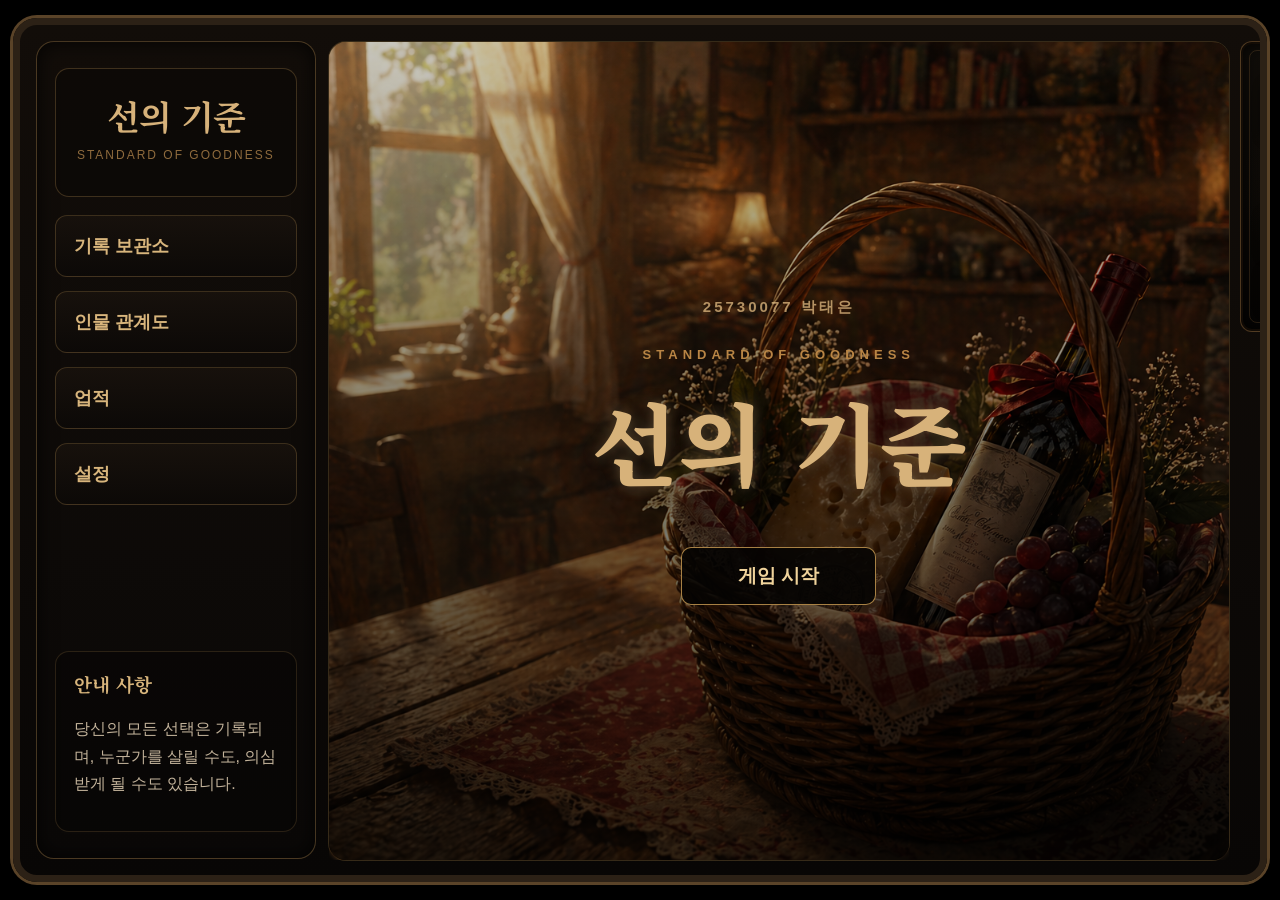
<file: index.html>
<!DOCTYPE html>
<html lang="ko">
<head>
  <meta charset="UTF-8">
  <title>선의 기준</title>

  <!-- ============================== -->
  <!-- ✨ 구글 폰트 -->
  <!-- ============================== -->
  <link rel="preconnect" href="https://fonts.googleapis.com">
  <link rel="preconnect" href="https://fonts.gstatic.com" crossorigin>
  <link href="https://fonts.googleapis.com/css2?family=Noto+Serif+KR:wght@400;700;900&display=swap" rel="stylesheet">

  <!-- ============================== -->
  <!-- 스타일 연결 -->
  <!-- ============================== -->
  <link rel="stylesheet" href="style.css">
</head>

<body>

  <!-- ============================== -->
  <!-- 🎮 게임 전체 프레임 -->
  <!-- ============================== -->
  <div id="game">

    <!-- ============================== -->
    <!-- 📚 왼쪽 사이드 패널 -->
    <!-- ============================== -->
    <aside id="left-panel">

      <!-- 게임 로고 -->
      <div class="panel-logo">
        <h1>선의 기준</h1>
        <p>STANDARD OF GOODNESS</p>
      </div>

      <!-- 메뉴 버튼 -->
      <div class="side-menu">
        <button class="side-btn" id="archive-button">
          기록 보관소
        </button>

        <button class="side-btn" id="relation-button">
          인물 관계도
        </button>

        <button class="side-btn" id="achievement-button">
          업적
        </button>

        <button class="side-btn">
          설정
        </button>
      </div>

      <!-- 안내 문구 -->
      <div class="notice-box">
        <h3>안내 사항</h3>

        <p id="notice-text">
          당신의 모든 선택은 기록되며,
          누군가를 살릴 수도,
          의심받게 될 수도 있습니다.
        </p>
      </div>

    </aside>

    <!-- ============================== -->
    <!-- 🖥️ 중앙 메인 게임 화면 -->
    <!-- ============================== -->
    <main id="main-screen">

      <!-- ============================== -->
      <!-- 🌘 게임 시작 전 오프닝 -->
      <!-- ============================== -->
      <div id="start-overlay">

        <!-- 타이틀 화면 -->
        <div id="title-screen">
          <div class="start-student">
            25730077 박태은
          </div>

          <p class="start-subtitle">
            STANDARD OF GOODNESS
          </p>

          <h1 class="start-title">
            선의 기준
          </h1>

          <button id="real-start-button">
            게임 시작
          </button>
        </div>

        <!-- 제작자 메시지 화면 -->
        <div id="before-message-screen">
          <div class="before-message-box">

            <p>
              해당 게임은 스토리가 매우 중요하며,<br>
              스토리를 똑바로 읽지 않으시면 플레이와 몰입에 큰 지장이 있을 수 있습니다.<br>
              <br>
              게임을 시작하기 전에, 혹시나 남아있는 기억이 존재할 수 있으니<br>
              기록 말소 버튼을 꼭 누르고 플레이 해주세요.<br>
              <br>
              당신의 선택은, 한 사람과 한 아이의 가치관, 기준, 윤리를 뒤흔들 거라는 걸 인지해 주시기 바랍니다.
            </p>
            <p>
              앤딩을 보고 나서 열리는 특별한 창이 존재합니다.
            </p>

            <button id="before-message-next-button">
              다음
            </button>

          </div>
        </div>

      </div>

      <!-- ============================== -->
      <!-- 📊 상단 상태 정보 바 -->
      <!-- ============================== -->
      <div id="top-bar">

        <!-- 신뢰 수치 -->
        <div class="top-stat">
          <div class="stat-icon">
            <img src="images/icon1.png" alt="Trust Icon">
          </div>

          <div>
            <div class="stat-main">
              신뢰 <span id="trust-value">0</span>
            </div>

            <div class="stat-sub">
              TRUST
            </div>
          </div>
        </div>

        <div class="top-divider"></div>

        <!-- 의심 수치 -->
        <div class="top-stat">
          <div class="stat-icon">
            <img src="images/icon2.png" alt="Doubt Icon">
          </div>

          <div>
            <div class="stat-main">
              의심 <span id="doubt-value">0</span>
            </div>

            <div class="stat-sub">
              DOUBT
            </div>
          </div>
        </div>

        <div class="top-divider"></div>

        <!-- 정보 수치 -->
        <div class="top-stat">
          <div class="stat-icon">
            <img src="images/icon3.png" alt="Info Icon">
          </div>

          <div>
            <div class="stat-main">
              정보 <span id="info-value">0</span>
            </div>

            <div class="stat-sub">
              INFO
            </div>
          </div>
        </div>

        <div class="top-divider"></div>

        <!-- 정신력 수치 -->
        <div class="top-stat">
          <div class="stat-icon">
            <img src="images/icon4.png" alt="Mental Icon">
          </div>

          <div>
            <div class="stat-main">
              정신력 <span id="mental-value">50</span>
            </div>

            <div class="stat-sub">
              MENTAL
            </div>
          </div>
        </div>

        <!-- 현재 상태 -->
        <div class="top-stat status-stat">
          <div>
            <div class="stat-main">
              <span id="route-status">상태: 불명</span>
            </div>

            <div class="stat-sub">
              STATUS : UNKNOWN
            </div>
          </div>
        </div>

      </div>

      <!-- ============================== -->
      <!-- 🖼️ 배경 화면 -->
      <!-- ============================== -->
      <div id="background"></div>

      <!-- ============================== -->
      <!-- 🎞️ 영상 배경 화면 -->
      <!-- 이미지 배경 위에 mp4를 깔아주는 전용 태그 -->
      <!-- ============================== -->
      <video id="background-video" muted loop playsinline></video>

      <!-- ============================== -->
      <!-- 🌑 화면 페이드 효과 -->
      <!-- ============================== -->
      <div id="fade-screen"></div>

      <!-- ============================== -->
      <!-- 💬 대사 UI -->
      <!-- ============================== -->
      <div id="dialogue-ui">

        <!-- 화자 이름 -->
        <div id="speaker-name"></div>

        <!-- 대사 박스 -->
        <div id="dialogue-box">
          <p id="dialogue"></p>
        </div>

      </div>

      <!-- ============================== -->
      <!-- ⚔️ 선택지 영역 -->
      <!-- ============================== -->
      <div id="choices"></div>

      <!-- ============================== -->
      <!-- 🎲 정신력 주사위 연출 오버레이 -->
      <!-- ============================== -->
      <div id="mental-roll-overlay">
        <div id="mental-roll-box">

          <div class="mental-roll-title">
            MENTAL DAMAGE
          </div>

          <div id="mental-roll-number">
            0
          </div>

          <div id="mental-roll-text">
            정신력 피해를 계산 중입니다.
          </div>

          <button id="mental-roll-confirm">
            확인
          </button>

        </div>
      </div>

      <!-- ============================== -->
      <!-- 🔔 아이템 획득 토스트 -->
      <!-- ============================== -->
      <div id="toast"></div>

      <!-- ============================== -->
      <!-- 🧺 인벤토리 버튼 -->
      <!-- ============================== -->
      <button id="inventory-button">
        <img src="images/Basket.svg" alt="Basket">
      </button>

      <!-- ============================== -->
      <!-- 🧺 인벤토리 패널 -->
      <!-- ============================== -->
      <div id="inventory-panel">

        <h3>바구니</h3>

        <ul id="inventory-list"></ul>

        <div id="item-description">
          아이템을 선택하세요.
        </div>

      </div>

    </main>

    <!-- ============================== -->
    <!-- 📡 오른쪽 사이드 패널 -->
    <!-- ============================== -->
    <aside id="right-panel">

      <!-- ============================== -->
      <!-- 🕒 현재 시간 / 감시 기록 시간 -->
      <!-- ============================== -->
      <div class="info-card time-card">

        <div class="clock-label">
          DAY 01
        </div>

        <div class="clock-display">
          <div class="clock-time" id="clock-time">
            14:03
          </div>
        </div>

        <div class="clock-date" id="clock-date">
          2066.05.08 MON
        </div>

        <div class="clock-status">
          RECORDING ACTIVE
        </div>

        <button id="purge-achievement-button" class="purge-record-button">
          기록 말소하기
        </button>

        <button id="admin-panel-button" class="admin-panel-button">
          관리자 패널
        </button>

        <button id="story-guide-button" class="story-guide-button">
          스토리 설명
        </button>

        <div id="story-guide-panel">
          <h3>스토리 설명</h3>
          <p>엔딩을 본 뒤 열람할 수 있는 해설 자료입니다.</p>

          <div id="story-guide-list">
            <button data-story-key="redhood">빨간 망토</button>
            <button data-story-key="whitewolf">하얀 늑대</button>
            <button data-story-key="graywolf">회색 늑대</button>
            <button data-story-key="blackwolf">검은 늑대</button>
            <button data-story-key="total">총 스토리</button>
            <button data-story-key="ending">엔딩 해석</button>
          </div>
        </div>

        <div id="admin-panel">
          <h3>관리자 패널</h3>
          <p>검토할 씬으로 바로 이동합니다.</p>
          <div id="admin-scene-list"></div>
        </div>

        <div id="admin-warning-modal">
          <div class="admin-warning-box">
            <h3>관리자 패널 안내</h3>
            <p>
              이 패널은 스토리와 효과, 기능을 무시한 채<br>
              오직 원하는 신으로 이동하기 위해 만들어진 장치입니다.
            </p>
            <p>
              적어도 스토리를 한 번 관람하시고 여는 것을 추천드립니다.
            </p>
            <div class="admin-warning-actions">
              <button id="admin-warning-confirm">이해했습니다</button>
              <button id="admin-warning-cancel">돌아가기</button>
            </div>
          </div>
        </div>

      </div>

    </aside>

    <!-- ============================== -->
    <!-- 📁 기록 보관소 패널 -->
    <!-- ============================== -->
    <div id="record-panel">

      <h3>기록 보관소</h3>

      <ul id="record-list"></ul>

    </div>

    <!-- ============================== -->
    <!-- 🏆 업적 패널 -->
    <!-- ============================== -->
    <div id="achievement-panel">

      <h3>업적</h3>

      <ul id="achievement-list"></ul>

    </div>

    <!-- ============================== -->
    <!-- ⚙️ 설정 패널 -->
    <!-- ============================== -->
    <div id="settings-panel">

      <h3>설정</h3>

      <div class="setting-item">
        <label for="master-volume">배경 음악</label>
        <input type="range" id="master-volume" min="0" max="1" step="0.1" value="0.5">
      </div>

      <div class="setting-item">
        <label for="typing-volume">타자 소리</label>
        <input type="range" id="typing-volume" min="0" max="1" step="0.1" value="0.5">
      </div>

      <div class="setting-item">
        <label for="click-volume">클릭 소리</label>
        <input type="range" id="click-volume" min="0" max="1" step="0.1" value="0.5">
      </div>

    </div>

    <!-- ============================== -->
    <!-- 👥 인물 관계도 패널 -->
    <!-- ============================== -->
    <div id="relation-panel">

      <h3>인물 관계도</h3>

      <ul id="relation-list">
        <li data-person="mother">엄마</li>
        <li data-person="father">아빠</li>
        <li data-person="grandmother">할머니</li>
        <li data-person="grandfather">할아버지</li>
      </ul>

      <div id="relation-description">
        인물을 선택하세요.
      </div>

    </div>

  </div>

  <!-- ============================== -->
  <!-- 📜 씬 데이터 -->
  <!-- ============================== -->
  <script src="scenes.js"></script>

  <!-- ============================== -->
  <!-- ⚙️ 메인 게임 로직 -->
  <!-- ============================== -->
  <script src="script.js"></script>
  <script src="storyGuide.js"></script>

</body>
</html>
</file>
<file: style.css>
/* ============================= */
/* 전체 화면 중앙 정렬 */
/* ============================= */
body {
  margin: 0;
  background: black;
  color: white;
  font-family: sans-serif;

  height: 100vh;
  display: flex;
  justify-content: center;
  align-items: center;
}



/* ============================= */
/* 배경 이미지 */
/* ============================= */
#background {
  width: 100%;
  height: 100%;

  position: absolute;
  top: 0;
  left: 0;

  background-image: url("images/Scene1_BG.png");
  background-size: cover;
  background-position: center;
  background-repeat: no-repeat;

  z-index: 0;
}

/* ============================= */
/* 🎞️ 영상 배경 화면 */
/* mp4 배경을 이미지 배경 위, UI 아래에 깔아줌 */
/* ============================= */

#background-video {
  display: none;

  width: 100%;
  height: 100%;

  position: absolute;
  top: 0;
  left: 0;

  object-fit: cover;
  object-position: center;

  z-index: 1;
  pointer-events: none;
}


/* ============================= */
/* 대사 UI 전체 영역 */
/* ============================= */
#dialogue-ui {
  position: absolute;
  left: 0;
  bottom: 0%;

  width: 100%;
  height: 180px;

  z-index: 20;
  pointer-events: none;
}


/* ====================================================== */
/* 💬 대화창 리디자인 */
/* ====================================================== */

#dialogue-box {
  position: absolute;
  left: 0;
  bottom: 0;

  width: 100%;
  height: 185px;

  background:
    linear-gradient(
      180deg,
      rgba(10,8,7,0.15),
      rgba(8,6,5,0.82)
    );

  border-top:
    1px solid rgba(190,140,75,0.25);

  box-shadow:
    inset 0 0 20px rgba(0,0,0,0.7);

  backdrop-filter: blur(2px);

  box-sizing: border-box;
}


/* ============================= */
/* 대사 텍스트 (수정됨: 가독성 향상) */
/* ============================= */
#dialogue {
  position: absolute;
  left: 5%;
  top: 24px; 

  width: 58%;
  margin: 0;

  color: white;
  font-size: clamp(14px, 1.2vw, 20px);
  line-height: 1.7;
  font-weight: 600;

  word-break: keep-all;
  z-index: 999;

  /* 투명 배경에서 가독성을 높이기 위해 텍스트 쉐도우 추가 */
  text-shadow: 1px 1px 2px rgba(0,0,0,0.8);
}


/* ============================= */
/* 선택지 영역 */
/* ============================= */
#choices {
  position: absolute;
  right: 5%;
  bottom: 18px; 

  width: 30%;

  z-index: 40;
  pointer-events: auto;
}


/* ====================================================== */
/* ⚔️ 선택지 버튼 리디자인 */
/* ====================================================== */

#choices button {
  display: block;

  width: 100%;
  margin-bottom: 12px;

  padding: 16px 22px;

  background:
    linear-gradient(
      180deg,
      rgba(22,15,10,0.92),
      rgba(8,6,5,0.96)
    );

  border: 1px solid rgba(180,140,80,0.35);
  border-radius: 10px;

  color: #f2e6d0;

  text-align: left;
  font-size: 17px;
  font-weight: 700;

  cursor: pointer;

  box-shadow:
    inset 0 0 10px rgba(0,0,0,0.8);

  transition: all 0.2s ease;
}


/* ====================================================== */
/* ⚔️ 선택지 버튼 Hover */
/* ====================================================== */

#choices button:hover {
  transform: translateX(6px);

  border-color: rgba(255,190,110,0.85);

  background:
    linear-gradient(
      180deg,
      rgba(40,24,16,0.96),
      rgba(12,8,6,0.96)
    );

  box-shadow:
    0 0 14px rgba(255,180,90,0.15);
}

/* ============================= */
/* 긴급 초기화: 빈 화자 박스 제거 */
/* ============================= */
#speaker-name {
  display: none !important;
}

#speaker-name.show {
  display: block !important;

  position: absolute !important;
  left: 5% !important;
  top: -40px !important;

  min-width: 110px !important;
  padding: 10px 24px !important;

  background: rgba(0, 0, 0, 0.96) !important;
  border: 3px solid white !important;

  color: white !important;
  font-size: clamp(16px, 1.4vw, 20px) !important;
  font-weight: 800 !important;
  text-align: center !important;

  box-sizing: border-box !important;
  z-index: 30 !important;
}



/* ====================================================== */
/* 🧺 인벤토리 버튼 리디자인 */
/* ====================================================== */

#inventory-button {
  position: absolute;

  top: 92px;
  right: 28px;

  width: 58px;
  height: 58px;

  padding: 0;

  background:
    linear-gradient(180deg, rgba(22,15,10,0.95), rgba(7,5,4,0.95));

  border: 1px solid rgba(200,150,80,0.45);
  border-radius: 12px;

  cursor: pointer;
  z-index: 100;

  display: flex;
  justify-content: center;
  align-items: center;

  box-shadow:
    inset 0 0 12px rgba(0,0,0,0.8),
    0 0 10px rgba(0,0,0,0.5);

  transition: all 0.2s ease;
}

#inventory-button:hover {
  transform: scale(1.06);

  border-color: rgba(255,190,110,0.9);

  box-shadow:
    inset 0 0 12px rgba(0,0,0,0.8),
    0 0 16px rgba(255,180,90,0.2);
}

/* ============================= */
/* 🧺 바구니 패널 */
/* ============================= */
#inventory-panel {
  display: none;
  position: absolute;

  top: 120px;
  right: 28px;

  width: 220px;
  padding: 16px;

  background: rgba(0, 0, 0, 0.9);
  border: 2px solid white;

  color: white;
  z-index: 100;
}




#inventory-panel.show {
  display: block;
}

/* ============================= */
/* 🧺 바구니 내부 설명 패널 */
/* ============================= */

#inventory-list li {
  cursor: pointer;
  margin-bottom: 6px;
}

#inventory-list li:hover {
  color: #ffcc66;
}

#item-description {
  margin-top: 12px;
  padding-top: 10px;
  border-top: 1px solid #aaa;
  font-size: 14px;
  color: #ddd;
}

/* ============================= */
/* 💥 화면 흔들림 효과 */
/* ============================= */
.shake {
  animation: shake 0.3s;
}

@keyframes shake {
  0% { transform: translate(0, 0); }
  25% { transform: translate(-10px, 5px); }
  50% { transform: translate(10px, -5px); }
  75% { transform: translate(-5px, 5px); }
  100% { transform: translate(0, 0); }
}



/* ============================= */
/* 🔍 배경 천천히 확대 효과 */
/* ============================= */

#background.background-slow-zoom {
  animation: backgroundSlowZoom 2.2s ease-out forwards;
}

@keyframes backgroundSlowZoom {
  0% {
    transform: scale(1);
    filter: brightness(1);
  }

  100% {
    transform: scale(1.08);
    filter: brightness(0.82);
  }
}


/* ============================= */
/* ⚫⚪ 흰색 → 검은색 점멸 효과 */
/* ============================= */

.black-white-flash-overlay {
  position: absolute;
  inset: 0;
  pointer-events: none;
  z-index: 9999;

  animation: blackWhiteFlash 0.42s ease-out forwards;
}

@keyframes blackWhiteFlash {
  0% {
    background: rgba(255, 255, 255, 0);
  }

  18% {
    background: rgba(255, 255, 255, 0.95);
  }

  42% {
    background: rgba(0, 0, 0, 0.88);
  }

  100% {
    background: rgba(0, 0, 0, 0);
  }
}


/* ============================= */
/* ⚡ 화면 깜빡임 효과 */
/* ============================= */
.flash {
  animation: flash 0.2s;
}

@keyframes flash {
  0% { background-color: white; }
  100% { background-color: transparent; }
}

/* ============================= */
/* 🔭 배경 천천히 멀어지는 효과 */
/* 감정씬 클로즈업 → 서서히 뒤로 빠짐 */
/* ============================= */

#background.background-slow-zoom-out {
  animation: backgroundSlowZoomOut 7s ease-out forwards;
}

@keyframes backgroundSlowZoomOut {
  0% {
    transform: scale(1.14);
    filter: brightness(0.88);
  }

  100% {
    transform: scale(1);
    filter: brightness(1);
  }
}

/* ============================= */
/* ⚡ 기본 흰색 플래시 */
/* ============================= */

#game.flash::after {
  content: "";
  position: absolute;
  inset: 0;
  background: rgba(255, 255, 255, 0.8);
  pointer-events: none;
  z-index: 9998;
  animation: basicFlash 0.2s ease-out forwards;
}

@keyframes basicFlash {
  0% {
    opacity: 0;
  }

  35% {
    opacity: 1;
  }

  100% {
    opacity: 0;
  }
}


/* ============================= */
/* 🔍 배경 천천히 확대 효과 */
/* ============================= */

#background.background-slow-zoom {
  animation: backgroundSlowZoom 2.2s ease-out forwards;
}

@keyframes backgroundSlowZoom {
  0% {
    transform: scale(1);
    filter: brightness(1);
  }

  100% {
    transform: scale(1.08);
    filter: brightness(0.82);
  }
}


/* ============================= */
/* ⚫⚪ 흰색 → 검은색 점멸 효과 */
/* ============================= */

.black-white-flash-overlay {
  position: absolute;
  inset: 0;
  pointer-events: none;
  z-index: 99999;
  animation: blackWhiteFlash 0.45s ease-out forwards;
}

@keyframes blackWhiteFlash {
  0% {
    background: rgba(255, 255, 255, 0);
  }

  15% {
    background: rgba(255, 255, 255, 0.95);
  }

  38% {
    background: rgba(0, 0, 0, 0.9);
  }

  100% {
    background: rgba(0, 0, 0, 0);
  }
}

/* ============================= */
/* 🔔 기본 토스트 알림 */
/* 아이템 획득 같은 일반 알림 */
/* ============================= */
#toast {
  display: none;

  position: absolute;
  top: 110px;
  right: 32px;

  min-width: 260px;
  padding: 14px 20px;

  background:
    linear-gradient(
      180deg,
      rgba(22, 15, 10, 0.96),
      rgba(8, 6, 5, 0.98)
    );

  color: #f0d39b;

  border: 1px solid rgba(220, 170, 90, 0.75);
  border-radius: 12px;

  font-family: "Noto Serif KR", serif;
  font-size: 16px;
  font-weight: 800;
  text-align: center;

  opacity: 0;
  pointer-events: none;

  transform: translateY(-12px);

  transition:
    opacity 0.25s ease,
    transform 0.25s ease;

  box-shadow:
    0 0 18px rgba(0, 0, 0, 0.65),
    inset 0 0 12px rgba(0, 0, 0, 0.85);

  z-index: 9999;
}


/* ============================= */
/* 🔔 기본 토스트 표시 상태 */
/* ============================= */
#toast.show {
  display: block;
  opacity: 1;
  transform: translateY(0);
}

/* ============================= */
/* 🚨 경고 토스트 */
/* 편지 없음 / 실패 안내 전용 */
/* ============================= */
#toast.error {
  left: 50%;
  top: 50%;
  right: auto;

  min-width: 420px;
  padding: 26px 34px;

  background:
    linear-gradient(
      180deg,
      rgba(32, 6, 6, 0.96),
      rgba(8, 3, 3, 0.98)
    );

  color: #ff4b4b;

  border: 2px solid rgba(255, 60, 60, 0.85);
  border-radius: 14px;

  font-size: 26px;
  font-weight: 900;

  transform: translate(-50%, -50%) scale(0.85);

  box-shadow:
    0 0 30px rgba(255, 40, 40, 0.25),
    inset 0 0 18px rgba(0, 0, 0, 0.9);
}


/* ============================= */
/* 🚨 경고 토스트 표시 상태 */
/* ============================= */
#toast.error.show {
  opacity: 1;
  transform: translate(-50%, -50%) scale(1);
}

/* ============================= */
/* 💥 경고 토스트 등장 효과 */
/* ============================= */

@keyframes toastBoom {

  0% {
    opacity: 0;
    transform: translate(-50%, -50%) scale(2.4);
    filter: blur(10px);
  }

  35% {
    opacity: 1;
    transform: translate(-50%, -50%) scale(0.82);
    filter: blur(0px);
  }

  55% {
    transform: translate(-50%, -50%) scale(1.08);
  }

  100% {
    opacity: 1;
    transform: translate(-50%, -50%) scale(1);
  }
}

/* ============================= */
/* 화면 페이드 전환 */
/* ============================= */
#fade-screen {
  position: absolute;
  inset: 0;

  background: black;
  opacity: 0;
  pointer-events: none;

  z-index: 9999;
  transition: opacity 0.8s ease;
}

#fade-screen.show {
  opacity: 1;
}

/* ====================================================== */
/* 🎮 전체 게임 프레임 레이아웃 */
/* ====================================================== */

#game {
  width: 98vw;
  height: 96vh;

  max-width: 1900px;
  max-height: 980px;

  position: relative;

  display: grid;
  grid-template-columns: 280px minmax(900px, 1fr) 220px;
  gap: 12px;

  padding: 16px;
  box-sizing: border-box;

  background:
    linear-gradient(180deg, #120d09 0%, #080605 100%);

  border: 7px solid #2c2116;
  border-radius: 24px;

  box-shadow:
    0 0 0 3px #5a4328,
    0 0 60px rgba(0,0,0,0.85);

  overflow: hidden;
}



/* ====================================================== */
/* 📚 왼쪽 패널 */
/* ====================================================== */

#left-panel {
  display: flex;
  flex-direction: column;

  /* 위아래 공간 자동 분배 */
  justify-content: space-between;

  gap: 18px;

  /* 패널 내부 여백 증가 */
  padding: 26px 18px;

  background:
    linear-gradient(180deg, #120d09 0%, #0a0807 100%);

  border: 1px solid rgba(180, 140, 80, 0.35);
  border-radius: 18px;

  box-shadow:
    inset 0 0 20px rgba(0,0,0,0.8);
}



/* ====================================================== */
/* 🏛️ 로고 영역 */
/* ====================================================== */

.panel-logo {
  padding: 22px 16px;

  border: 1px solid rgba(180, 140, 80, 0.3);
  border-radius: 14px;

  background: rgba(0,0,0,0.25);

  text-align: center;
}

.panel-logo h1 {
  margin: 0;

  color: #d7b27a;
  font-size: 34px;
  font-weight: 800;
}

.panel-logo p {
  margin-top: 8px;

  color: #8f6b3d;
  font-size: 12px;
  letter-spacing: 2px;
}



/* ====================================================== */
/* 📂 사이드 메뉴 */
/* ====================================================== */

.side-menu {
  display: flex;
  flex-direction: column;
  gap: 14px;
}



/* ====================================================== */
/* 📜 사이드 버튼 */
/* ====================================================== */

.side-btn {
  width: 100%;
  padding: 18px;

  background:
    linear-gradient(180deg, #17110c 0%, #0c0907 100%);

  border: 1px solid rgba(180, 140, 80, 0.28);
  border-radius: 12px;

  color: #d8b57c;

  font-size: 18px;
  font-weight: 700;
  text-align: left;

  cursor: pointer;
  transition: all 0.2s ease;
}

.side-btn:hover {
  transform: translateX(6px);

  border-color: rgba(220,170,90,0.8);

  background:
    linear-gradient(180deg, #24170f 0%, #120d09 100%);

    box-shadow: 0 0 15px rgba(255,180,100,0.18);
}



/* ====================================================== */
/* 📢 안내 사항 박스 */
/* ====================================================== */

.notice-box {
  margin-top: auto;

  padding: 18px;

  border: 1px solid rgba(180,140,80,0.2);
  border-radius: 14px;

  background: rgba(0,0,0,0.25);
}

.notice-box h3 {
  margin-top: 0;

  color: #d8b57c;
}

.notice-box p {
  color: #c2b29a;
  line-height: 1.7;
}



/* ====================================================== */
/* 🖥️ 중앙 메인 화면 */
/* ====================================================== */

#main-screen {
  position: relative;

  width: 100%;
  height: 100%;

  overflow: hidden;

  border: 1px solid rgba(180,140,80,0.3);
  border-radius: 18px;

  background: black;

  box-shadow:
    inset 0 0 25px rgba(0,0,0,0.8);
}



/* ====================================================== */
/* 📡 오른쪽 패널 */
/* ====================================================== */

#right-panel {
  display: flex;
  flex-direction: column;
  gap: 18px;
}



/* ====================================================== */
/* 📦 정보 카드 */
/* ====================================================== */

.info-card {
  padding: 18px;

  background:
    linear-gradient(180deg, #120d09 0%, #090706 100%);

  border: 1px solid rgba(180,140,80,0.28);
  border-radius: 14px;

  box-shadow:
    inset 0 0 16px rgba(0,0,0,0.8);
}

/* ====================================================== */
/* 🕒 시간 카드 - 오래된 디지털 표시창 스타일 */
/* ====================================================== */

.time-card {
  position: relative;

  padding: 18px 20px;

  background:
    radial-gradient(circle at center, rgba(80, 55, 30, 0.18), transparent 60%),
    linear-gradient(180deg, #100d09 0%, #050403 100%);

  border: 1px solid rgba(160, 115, 65, 0.45);
  border-radius: 12px;

  box-shadow:
    inset 0 0 18px rgba(0,0,0,0.95),
    inset 0 0 0 2px rgba(40,25,12,0.8);
}

/* ====================================================== */
/* 🕒 시간 카드 안쪽 얇은 테두리 */
/* ====================================================== */

.time-card::before {
  content: "";
  position: absolute;
  inset: 8px;

  border: 1px solid rgba(160, 115, 65, 0.22);
  border-radius: 8px;

  pointer-events: none;
}

/* ====================================================== */
/* 🕒 DAY 표시 */
/* ====================================================== */

.clock-label {
  margin-bottom: 4px;

  font-size: 11px;
  font-weight: 800;
  letter-spacing: 1.5px;

  color: rgba(220, 170, 100, 0.75);
}

/* ====================================================== */
/* 🕒 메인 시간 표시 */
/* ====================================================== */

.clock-time {
  margin-top: -2px;

  font-family: "Courier New", monospace;
  font-size: 38px;
  font-weight: 800;
  letter-spacing: 2px;

  color: #d6a766;

  text-shadow:
    0 0 6px rgba(214, 167, 102, 0.35),
    0 0 14px rgba(214, 167, 102, 0.15);
}

/* ====================================================== */
/* 🕒 날짜 표시 */
/* ====================================================== */

.clock-date {
  margin-top: 6px;

  font-family: "Courier New", monospace;
  font-size: 17px;
  font-weight: 700;
  letter-spacing: 1.5px;

  color: #c4975c;
}

/* ====================================================== */
/* 🕒 기록 상태 표시 */
/* ====================================================== */

.clock-status {
  margin-top: 10px;

  font-size: 10px;
  font-weight: 800;
  letter-spacing: 1.6px;

  color: rgba(220, 170, 100, 0.65);
}

/* ====================================================== */
/* 🕒 시간 표시 전용 프레임 */
/* ====================================================== */

.clock-display {
  position: relative;

  margin-top: 8px;
  margin-bottom: 10px;

  padding: 10px 14px;

  background:
    linear-gradient(
      180deg,
      rgba(18,12,8,0.95),
      rgba(6,4,3,0.98)
    );

  border: 1px solid rgba(190,140,75,0.35);
  border-radius: 10px;

  box-shadow:
    inset 0 0 12px rgba(0,0,0,0.9),
    0 0 8px rgba(0,0,0,0.4);
}

/* ====================================================== */
/* 🕒 시간 프레임 안쪽 장식선 */
/* ====================================================== */

.clock-display::before {
  content: "";

  position: absolute;
  inset: 5px;

  border: 1px solid rgba(190,140,75,0.15);
  border-radius: 6px;

  pointer-events: none;
}



/* ====================================================== */
/* 🎥 중앙 화면 확대 효과 */
/* ====================================================== */

#background {
  transition: transform 8s ease;
}

#main-screen:hover #background {
  transform: scale(1.03);
}

/* ============================= */
/* 🎬 S7 와이드 배경 보정 */
/* ============================= */

#main-screen.wide-scene #background {
  background-size: contain;
  background-position: center top;
  background-color: black;
}

/* ============================= */
/* 🎭 인물 대화 CG 보정 */
/* 큰 인물이 나오는 장면에서 얼굴이 UI에 가려지지 않게 조정 */
/* ============================= */

#main-screen.character-scene #background {
  background-size: contain;
  background-position: center 62px;
  background-color: black;
}


/* ====================================================== */
/* ✨ 고급 폰트 적용 */
/* ====================================================== */

/* 게임 제목 */
.panel-logo h1 {
  font-family: "Noto Serif KR", serif;

  font-weight: 700;
  letter-spacing: -1px;
}

/* 버튼 */
.side-btn {
  font-family: "Pretendard", sans-serif;

  font-weight: 600;
}

/* 안내 사항 제목 */
.notice-box h3 {
  font-family: "Noto Serif KR", serif;

  font-weight: 700;
}

/* 안내 사항 본문 */
.notice-box p {
  font-family: "Pretendard", sans-serif;

  font-weight: 400;
}

/* ====================================================== */
/* 📢 안내 사항 문구 전환 효과 */
/* ====================================================== */

#notice-text {
  transition: opacity 0.4s ease;
}

/* ====================================================== */
/* 👥 인물 관계도 패널 위치 조정 */
/* ====================================================== */

#relation-panel {
  display: none;

  position: absolute;
  top: 250px;
  left: 245px;
  transform: none;

  width: 340px;
  padding: 20px;

  background:
    linear-gradient(180deg, rgba(18,12,8,0.96), rgba(6,4,3,0.98));

  border: 1px solid rgba(190,140,75,0.45);
  border-radius: 14px;

  color: #f2e6d0;
  z-index: 200;

  box-shadow:
    inset 0 0 16px rgba(0,0,0,0.85),
    0 0 20px rgba(0,0,0,0.6);
}

#relation-panel.show {
  display: block;
}

#relation-panel h3 {
  margin-top: 0;
  color: #f0c987;
}

#relation-list {
  padding-left: 18px;
}

#relation-list li {
  margin-bottom: 10px;
  cursor: pointer;
  color: #d8b57c;
  font-weight: 700;
}

#relation-list li:hover {
  color: #fff2c7;
}

#relation-description {
  margin-top: 14px;
  padding-top: 12px;

  border-top: 1px solid rgba(190,140,75,0.3);

  font-size: 14px;
  line-height: 1.7;
  color: #ddd0bd;
}




/* ====================================================== */
/* 🌘 게임 시작 전 오프닝 */
/* ====================================================== */

#start-overlay {
  position: absolute;
  inset: 0;
  z-index: 9000;

  background: black;
  overflow: hidden;
}

/* 타이틀 화면 */
#title-screen {
  position: absolute;
  inset: 0;

  display: flex;
  flex-direction: column;
  justify-content: center;
  align-items: center;

  text-align: center;

  background:
    linear-gradient(180deg, rgba(0,0,0,0.2), rgba(0,0,0,0.75)),
    url("images/Scene1_BG.png");

  background-size: cover;
  background-position: center;

  transition: opacity 1s ease;
}

.start-student {
  margin-bottom: 30px;

  color: rgba(215,178,122,0.8);
  font-size: 15px;
  font-weight: 800;
  letter-spacing: 3px;
}

.start-subtitle {
  margin: 0 0 14px;

  color: #b98545;
  font-size: 13px;
  font-weight: 800;
  letter-spacing: 5px;
}

.start-title {
  margin: 0;

  font-family: "Noto Serif KR", serif;
  color: #d7b27a;

  font-size: clamp(60px, 7vw, 110px);
  font-weight: 900;

  text-shadow:
    0 0 14px rgba(215,178,122,0.35),
    0 0 40px black;
}

#real-start-button {
  margin-top: 42px;
  padding: 15px 56px;

  background: rgba(5, 4, 3, 0.88);

  border: 1px solid rgba(220,170,90,0.75);
  border-radius: 10px;

  color: #f0d39b;

  font-size: 19px;
  font-weight: 800;

  cursor: pointer;

  transition: all 0.25s ease;
}

#real-start-button:hover {
  transform: translateY(-3px);
  box-shadow: 0 0 22px rgba(255,180,90,0.25);
}

/* 제작자 메시지 화면 */
#before-message-screen {
  position: absolute;
  inset: 0;

  display: flex;
  justify-content: center;
  align-items: center;

  background: black;

  opacity: 0;
  pointer-events: none;

  transition: opacity 1.2s ease;
}

#before-message-screen.show {
  opacity: 1;
  pointer-events: auto;
}

.before-message-box {
  width: 70%;
  max-width: 850px;

  text-align: center;

  color: #e5c891;

  font-family: "Noto Serif KR", serif;
  font-size: clamp(20px, 1.6vw, 30px);
  font-weight: 700;
  line-height: 2;

  opacity: 0;
  transform: translateY(16px);

  text-shadow:
    0 0 10px rgba(215,178,122,0.25),
    0 0 24px black;

  transition:
    opacity 1.2s ease,
    transform 1.2s ease;
}

#before-message-screen.show .before-message-box {
  opacity: 1;
  transform: translateY(0);
}

#start-overlay.hide {
  opacity: 0;
  pointer-events: none;
  transition: opacity 1.2s ease;
}

/* ============================== */
/* ⚙️ 설정 패널 */
/* ============================== */
#settings-panel {
  display: none;

  position: absolute;
  left: 250px;
  bottom: 120px;

  width: 300px;
  padding: 20px;

  background:
    linear-gradient(180deg, rgba(18,12,8,0.97), rgba(6,4,3,0.98));

  border: 1px solid rgba(190,140,75,0.4);
  border-radius: 14px;

  z-index: 300;

  color: #f2e6d0;

  box-shadow:
    inset 0 0 16px rgba(0,0,0,0.85),
    0 0 20px rgba(0,0,0,0.6);
}

#settings-panel.show {
  display: block;
}

#settings-panel h3 {
  margin-top: 0;
  color: #f0c987;
}

.setting-item {
  margin-top: 18px;
}

.setting-item label {
  display: block;
  margin-bottom: 8px;

  font-size: 14px;
  color: #d8b57c;
}

.setting-item input[type="range"] {
  width: 100%;
}

/* ============================== */
/* 🔊 음량 슬라이더 골드 테마 */
/* ============================== */

.setting-item input[type="range"] {
  -webkit-appearance: none;
  appearance: none;

  width: 100%;
  height: 6px;

  border-radius: 999px;

  background:
    linear-gradient(
      90deg,
      #c89b5a,
      #f0c987
    );

  outline: none;
}

/* 슬라이더 동그라미 */
.setting-item input[type="range"]::-webkit-slider-thumb {
  -webkit-appearance: none;

  width: 18px;
  height: 18px;

  border-radius: 50%;

  background: #f7d79d;
  border: 2px solid #6d4a1f;

  cursor: pointer;

  box-shadow:
    0 0 8px rgba(255, 210, 120, 0.35);
}

/* Firefox 대응 */
.setting-item input[type="range"]::-moz-range-thumb {
  width: 18px;
  height: 18px;

  border-radius: 50%;

  background: #f7d79d;
  border: 2px solid #6d4a1f;

  cursor: pointer;
}

/* ============================== */
/* 📁 기록 보관소 */
/* ============================== */

#record-panel {
  display: none;

  position: absolute;
  top: 160px;
  left: 250px;

  width: 380px;
  max-height: 520px;

  overflow-y: auto;

  padding: 22px;

  background:
    linear-gradient(
      180deg,
      rgba(18,12,8,0.97),
      rgba(6,4,3,0.98)
    );

  border: 1px solid rgba(190,140,75,0.42);
  border-radius: 14px;

  z-index: 400;

  color: #f2e6d0;

  box-shadow:
    inset 0 0 16px rgba(0,0,0,0.85),
    0 0 20px rgba(0,0,0,0.6);
}

#record-panel.show {
  display: block;
}

/* 제목 */
#record-panel h3 {
  margin-top: 0;
  margin-bottom: 18px;

  color: #f0c987;

  font-size: 22px;
  font-weight: 800;
}

/* 기록 리스트 */
#record-list {
  padding-left: 18px;
  margin: 0;
}

/* 기록 한 줄 */
#record-list li {
  margin-bottom: 14px;

  color: #d8c2a1;

  line-height: 1.7;
  font-size: 15px;
}

/* 스크롤바 */
#record-panel::-webkit-scrollbar {
  width: 8px;
}

#record-panel::-webkit-scrollbar-track {
  background: rgba(20,10,5,0.5);
}

#record-panel::-webkit-scrollbar-thumb {
  background: rgba(200,150,80,0.55);
  border-radius: 999px;
}

/* ====================================================== */
/* 🎲 정신력 주사위 연출 오버레이 */
/* ====================================================== */

#mental-roll-overlay {
  display: none;

  position: absolute;
  inset: 0;

  background: rgba(0, 0, 0, 0.5);

  z-index: 8500;

  justify-content: center;
  align-items: center;
}

#mental-roll-overlay.show {
  display: flex;
}

#mental-roll-box {
  min-width: 360px;
  padding: 34px 44px;

  background:
    linear-gradient(180deg, rgba(24, 14, 10, 0.94), rgba(5, 4, 3, 0.96));

  border: 1px solid rgba(220, 170, 90, 0.75);
  border-radius: 18px;

  text-align: center;

  box-shadow:
    inset 0 0 20px rgba(0,0,0,0.9),
    0 0 40px rgba(0,0,0,0.85);
}

.mental-roll-title {
  color: #d8b57c;
  font-size: 14px;
  font-weight: 900;
  letter-spacing: 3px;
}

#mental-roll-number {
  margin: 18px 0;

  color: #ff4b4b;
  font-size: 86px;
  font-weight: 900;

  text-shadow:
    0 0 12px rgba(255, 75, 75, 0.45),
    0 0 28px rgba(255, 75, 75, 0.25);
}

#mental-roll-number.final {
  animation: mentalRollBoom 0.35s ease;
}

#mental-roll-text {
  color: #f2e6d0;
  font-size: 17px;
  font-weight: 700;
}

@keyframes mentalRollBoom {
  0% {
    transform: scale(1.7);
    opacity: 0.3;
  }

  60% {
    transform: scale(0.9);
    opacity: 1;
  }

  100% {
    transform: scale(1);
  }
}

/* ============================== */
/* 🎲 정신력 연출 확인 버튼 */
/* ============================== */
#mental-roll-confirm {

  margin: 18px auto 0;
  padding: 10px 28px;

  display: none;

  background:
    linear-gradient(
      180deg,
      #3a2415,
      #1b100a
    );

  color: #f5e6c8;

  border:
    1px solid rgba(220, 170, 90, 0.8);

  border-radius: 10px;

  font-family:
    "Noto Serif KR",
    serif;

  font-size: 16px;
  font-weight: 700;

  cursor: pointer;

  box-shadow:
    0 0 12px rgba(0, 0, 0, 0.7),
    inset 0 0 10px rgba(255, 220, 150, 0.08);

  transition:
    transform 0.2s ease,
    background 0.2s ease;
}


/* ============================== */
/* ✨ 정신력 연출 버튼 호버 효과 */
/* ============================== */
#mental-roll-confirm:hover {

  transform: translateY(-1px);

  background:
    linear-gradient(
      180deg,
      #5a3218,
      #241109
    );
}

/* ============================== */
/* 🔴 빨간색 경고문 */
/* ============================== */

.warning-text {
  color: red !important;
}

/* ============================= */
/* 🔴 BIG TEXT 연출 */
/* big1 → big2 → big3 순서로 글자가 점점 커지는 효과 */
/* ============================= */

.big-text-1 {
  color: #ff4b4b !important;
  font-size: clamp(18px, 1.7vw, 28px) !important;
  font-weight: 800 !important;
  letter-spacing: 0.03em;

  text-shadow:
    0 0 8px rgba(255, 40, 40, 0.55),
    1px 1px 2px rgba(0, 0, 0, 0.9);
}

.big-text-2 {
  color: #ff2b2b !important;
  font-size: clamp(24px, 2.4vw, 42px) !important;
  font-weight: 900 !important;
  letter-spacing: 0.05em;

  text-shadow:
    0 0 12px rgba(255, 40, 40, 0.75),
    0 0 26px rgba(255, 0, 0, 0.25),
    1px 1px 2px rgba(0, 0, 0, 0.95);
}

.big-text-3 {
  color: #ff0000 !important;
  font-size: clamp(24px, 2.2vw, 38px) !important;
  font-weight: 900 !important;
  letter-spacing: 0.04em;
  line-height: 1.35 !important;

  text-shadow:
    0 0 12px rgba(255, 30, 30, 0.85),
    0 0 26px rgba(255, 0, 0, 0.35),
    2px 2px 4px rgba(0, 0, 0, 1);

  animation: bigTextPulse 0.75s ease-in-out infinite alternate;
}

@keyframes bigTextPulse {
  from {
    transform: scale(1);
    filter: brightness(1);
  }

  to {
    transform: scale(1.04);
    filter: brightness(1.28);
  }
}


/* ====================================================== */
/* ⌨️ 선의 기준 입력창 */
/* S10_SECRET에서 플레이어가 자신의 기준을 직접 입력하는 textarea */
/* ====================================================== */

.standard-input {
  width: 100%;
  min-height: 90px;
  box-sizing: border-box;

  padding: 14px 16px;
  margin-bottom: 12px;

  color: #f4e4b8;
  background: rgba(0, 0, 0, 0.72);

  border: 1px solid rgba(212, 171, 92, 0.65);
  border-radius: 12px;

  font-family: "Noto Serif KR", serif;
  font-size: 15px;
  line-height: 1.6;

  resize: none;
  outline: none;

  box-shadow:
    inset 0 0 12px rgba(0, 0, 0, 0.85),
    0 0 10px rgba(0, 0, 0, 0.35);
}

/* ====================================================== */
/* ⌨️ 선의 기준 입력창 Placeholder */
/* 입력창 안에 흐리게 보이는 안내 문구 */
/* ====================================================== */

.standard-input::placeholder {
  color: rgba(244, 228, 184, 0.45);
}

/* ====================================================== */
/* ⌨️ 선의 기준 입력창 Focus */
/* 플레이어가 입력창을 클릭했을 때 금빛 테두리 강조 */
/* ====================================================== */

.standard-input:focus {
  border-color: rgba(255, 218, 135, 0.95);

  box-shadow:
    inset 0 0 12px rgba(0, 0, 0, 0.85),
    0 0 14px rgba(255, 206, 104, 0.22);
}

/* ====================================================== */
/* ✅ 선의 기준 제출 버튼 */
/* 입력한 기준을 확정하고 다음 씬으로 넘기는 버튼 */
/* ====================================================== */

.standard-submit {
  width: 100%;

  padding: 16px 22px;

  background:
    linear-gradient(
      180deg,
      rgba(22,15,10,0.92),
      rgba(8,6,5,0.96)
    );

  border: 1px solid rgba(180,140,80,0.35);
  border-radius: 10px;

  color: #f2e6d0;

  text-align: center;
  font-size: 17px;
  font-weight: 700;

  cursor: pointer;

  box-shadow:
    inset 0 0 10px rgba(0,0,0,0.8);

  transition: all 0.2s ease;
}

/* ====================================================== */
/* ✅ 선의 기준 제출 버튼 Hover */
/* 버튼 위에 마우스를 올렸을 때 강조 효과 */
/* ====================================================== */

.standard-submit:hover {
  transform: translateX(6px);

  border-color: rgba(255,190,110,0.85);

  background:
    linear-gradient(
      180deg,
      rgba(40,24,16,0.96),
      rgba(12,8,6,0.96)
    );

  box-shadow:
    0 0 14px rgba(255,180,90,0.15);
}

/* ====================================================== */
/* 📄 지하실 서류 문서창 */
/* S9_BASEMENT_CORE에서 연구 서류를 종이 페이지처럼 보여주는 오버레이 */
/* ====================================================== */

.document-overlay {
  position: absolute;
  inset: 0;

  display: flex;
  justify-content: center;
  align-items: center;

  background: rgba(0, 0, 0, 0.58);

  z-index: 8800;
}

/* ====================================================== */
/* 📄 지하실 서류 종이 본문 */
/* 낡은 연구 보고서처럼 보이는 메인 종이 박스 */
/* ====================================================== */

.document-box {
  width: min(760px, 82%);
  max-height: 78%;

  padding: 38px 46px;

  overflow-y: auto;

  background:
    linear-gradient(
      180deg,
      #e8d3a3 0%,
      #c9a96c 100%
    );

  border: 2px solid rgba(86, 48, 18, 0.85);
  border-radius: 8px;

  color: #2a1608;

  font-family: "Noto Serif KR", serif;

  box-shadow:
    0 0 40px rgba(0, 0, 0, 0.85),
    inset 0 0 30px rgba(72, 40, 13, 0.28);
}

/* ====================================================== */
/* 📄 지하실 서류 제목 */
/* 보고서 제목 / 기밀 문서 제목 */
/* ====================================================== */

.document-title {
  margin: 0 0 24px;

  color: #3b1d0b;

  font-size: 26px;
  font-weight: 900;
  text-align: center;

  border-bottom: 2px solid rgba(60, 30, 10, 0.45);
  padding-bottom: 16px;
}

/* ====================================================== */
/* 📄 지하실 서류 내용 */
/* 연구 목적, 대상, 할머니의 행동 이유를 설명하는 본문 */
/* ====================================================== */

.document-body {
  font-size: 17px;
  line-height: 1.9;
  font-weight: 700;

  white-space: normal;
}

.document-body p {
  margin: 0 0 18px;
}

.document-body strong {
  color: #5a1b0b;
}

/* ====================================================== */
/* 📄 지하실 서류 닫기 버튼 */
/* 문서를 덮고 다음 씬으로 넘어가는 버튼 */
/* ====================================================== */

.document-close {
  display: block;

  width: 100%;
  margin-top: 28px;
  padding: 15px 20px;

  background:
    linear-gradient(
      180deg,
      #3a2415,
      #1b100a
    );

  color: #f5e6c8;

  border: 1px solid rgba(80, 38, 12, 0.9);
  border-radius: 8px;

  font-family: "Noto Serif KR", serif;
  font-size: 17px;
  font-weight: 800;

  cursor: pointer;
}

.document-close:hover {
  background:
    linear-gradient(
      180deg,
      #5a3218,
      #241109
    );
}

/* ====================================================== */
/* 🖤 엔딩 크레딧 화면 */
/* 엔딩 후 검은 배경 중앙에 나레이션을 출력하는 오버레이 */
/* ====================================================== */

.ending-credit-overlay {
  position: absolute;
  inset: 0;

  display: flex;
  flex-direction: column;
  justify-content: center;
  align-items: center;

  padding: 44px 60px 38px;
  box-sizing: border-box;

  background: black;

  z-index: 9000;
}

/* ====================================================== */
/* 🖤 엔딩 크레딧 텍스트 */
/* 화면 안에 버튼까지 들어오도록 높이 고정 줄임 */
/* ====================================================== */

.ending-credit-text {
  width: min(780px, 86%);
  min-height: auto;
  max-height: calc(100% - 95px);

  color: #e8d7b0;

  font-family: "Noto Serif KR", serif;
  font-size: clamp(17px, 1.25vw, 23px);
  font-weight: 700;
  line-height: 1.75;

  text-align: center;
  white-space: pre-line;

  overflow-y: auto;

  text-shadow:
    0 0 10px rgba(215, 178, 122, 0.25),
    0 0 24px black;
}

/* ====================================================== */
/* 🕰️ 시간을 돌리기 버튼 */
/* 텍스트와 너무 멀어지지 않게 위 여백 축소 */
/* ====================================================== */

.ending-credit-button {
  flex-shrink: 0;

  margin-top: 18px;
  padding: 13px 50px;

  background:
    linear-gradient(
      180deg,
      rgba(22,15,10,0.96),
      rgba(8,6,5,0.98)
    );

  border: 1px solid rgba(220,170,90,0.78);
  border-radius: 10px;

  color: #f0d39b;

  font-family: "Noto Serif KR", serif;
  font-size: 17px;
  font-weight: 800;

  cursor: pointer;

  box-shadow:
    inset 0 0 12px rgba(0,0,0,0.85),
    0 0 18px rgba(255,180,90,0.16);

  transition: all 0.25s ease;
}

/* ====================================================== */
/* 🏆 업적 패널 */
/* 본 엔딩을 저장하고 보여주는 패널 */
/* ====================================================== */

#achievement-panel {
  position: absolute;
  left: 290px;
  top: 130px;

  width: 310px;
  max-height: 520px;

  padding: 22px;

  background: rgba(18, 12, 9, 0.94);
  border: 1px solid rgba(220, 170, 90, 0.45);
  border-radius: 14px;

  color: #ead7b7;

  z-index: 8500;

  display: none;

  box-shadow:
    0 0 24px rgba(0, 0, 0, 0.55),
    inset 0 0 18px rgba(255, 190, 110, 0.06);
}

#achievement-panel.show {
  display: block;
}

#achievement-panel h3 {
  margin: 0 0 16px;

  font-family: "Noto Serif KR", serif;
  font-size: 22px;
  font-weight: 900;

  color: #f1d49a;
}

#achievement-list {
  list-style: none;
  padding: 0;
  margin: 0;
}

#achievement-list li {
  padding: 14px 12px;
  margin-bottom: 10px;

  border-radius: 10px;

  font-family: "Noto Serif KR", serif;
  line-height: 1.6;
}

#achievement-list li strong {
  font-size: 16px;
}

#achievement-list li span {
  font-size: 13px;
}

.achievement-unlocked {
  border: 1px solid rgba(240, 195, 110, 0.55);
  background: rgba(120, 78, 28, 0.28);
  color: #f5dfb1;
}

.achievement-locked {
  border: 1px solid rgba(120, 120, 120, 0.25);
  background: rgba(30, 30, 30, 0.42);
  color: rgba(220, 210, 190, 0.45);
}

/* ====================================================== */
/* 📊 상단 상태 정보 바 리턴 / 정렬 보정 */
/* 신뢰, 의심, 정보, 정신력, 상태 글자가 눌리지 않게 정리 */
/* ====================================================== */

#top-bar {
  position: absolute;
  top: 0;
  left: 0;

  width: 100%;
  height: 82px;

  display: flex;
  align-items: center;
  justify-content: space-between;

  gap: 0;

  box-sizing: border-box;
  overflow: hidden;

  padding: 0 22px;

  background:
    linear-gradient(
      180deg,
      rgba(22, 15, 10, 0.98),
      rgba(5, 4, 3, 0.98)
    );

  border: 1px solid rgba(194, 139, 70, 0.55);
  border-radius: 10px;

  color: #d8b57c;

  box-shadow:
    inset 0 0 18px rgba(0, 0, 0, 0.9),
    inset 0 0 0 2px rgba(80, 50, 25, 0.45),
    0 0 10px rgba(0, 0, 0, 0.8);

  z-index: 80;
}

/* ====================================================== */
/* 📊 상단 상태바 안쪽 얇은 장식선 */
/* ====================================================== */

#top-bar::before {
  content: "";

  position: absolute;
  inset: 7px;

  border: 1px solid rgba(177, 120, 58, 0.38);
  border-radius: 7px;

  pointer-events: none;
}

/* ====================================================== */
/* 📊 상단 상태바 모서리 장식 */
/* ====================================================== */

#top-bar::after {
  content: "";

  position: absolute;
  inset: 10px;

  background:
    linear-gradient(#b88a4a, #b88a4a) left top / 22px 1px no-repeat,
    linear-gradient(#b88a4a, #b88a4a) left top / 1px 22px no-repeat,

    linear-gradient(#b88a4a, #b88a4a) right top / 22px 1px no-repeat,
    linear-gradient(#b88a4a, #b88a4a) right top / 1px 22px no-repeat,

    linear-gradient(#b88a4a, #b88a4a) left bottom / 22px 1px no-repeat,
    linear-gradient(#b88a4a, #b88a4a) left bottom / 1px 22px no-repeat,

    linear-gradient(#b88a4a, #b88a4a) right bottom / 22px 1px no-repeat,
    linear-gradient(#b88a4a, #b88a4a) right bottom / 1px 22px no-repeat;

  opacity: 0.65;
  pointer-events: none;
}

/* ====================================================== */
/* 📊 상단 상태 개별 칸 */
/* ====================================================== */

.top-stat {
  position: relative;
  z-index: 2;

  display: flex;
  align-items: center;
  justify-content: center;

  gap: 8px;

  height: 100%;
  min-width: 0;

  box-sizing: border-box;

  flex: 1 1 0;
}

/* ====================================================== */
/* 📊 상태 아이콘 */
/* ====================================================== */

.stat-icon {
  display: flex;
  align-items: center;
  justify-content: center;

  width: 34px;
  min-width: 34px;
  height: 34px;

  margin-right: 0;

  overflow: hidden;

  font-size: 0;
  line-height: 0;
}

.stat-icon img {
  width: 30px;
  height: 30px;

  object-fit: contain;

  filter:
    sepia(1)
    saturate(1.4)
    brightness(1.15)
    drop-shadow(0 0 5px rgba(220, 160, 80, 0.28));
}

/* ====================================================== */
/* 📊 메인 수치 텍스트 */
/* ====================================================== */

.stat-main {
  display: flex;
  align-items: center;
  gap: 5px;

  white-space: nowrap;

  color: #d8b57c;

  font-size: clamp(15px, 1.05vw, 18px);
  font-weight: 900;
  letter-spacing: -0.03em;

  text-shadow: 0 0 6px rgba(215, 178, 122, 0.18);
}

/* 수치 숫자 */
.stat-main span {
  display: inline-block;
  min-width: 18px;

  color: #d8b57c;

  text-align: left;
}

/* ====================================================== */
/* 📊 영어 보조 텍스트 */
/* ====================================================== */

.stat-sub {
  margin-top: 2px;

  white-space: nowrap;

  color: #a77a43;

  font-size: clamp(7px, 0.6vw, 10px);
  font-weight: 800;
  letter-spacing: 0.22em;

  text-shadow: 0 0 6px rgba(215, 178, 122, 0.18);
}

/* ====================================================== */
/* 📊 구분선 */
/* ====================================================== */

.top-divider {
  position: relative;
  z-index: 2;

  width: 1px;
  height: 34px;

  flex: 0 0 1px;

  background: rgba(220, 170, 90, 0.28);
}

/* ====================================================== */
/* 📊 현재 상태 칸 */
/* 상태: 불명 / 감시됨 / 미기록 표시 영역 */
/* ====================================================== */

.status-stat {
  flex: 1.25 1 0;
  min-width: 0;

  justify-content: flex-start;

  padding-left: 10px;
}

.status-stat .stat-main {
  font-size: clamp(14px, 1vw, 17px);
}

.status-stat .stat-sub {
  font-size: clamp(7px, 0.55vw, 9px);
  letter-spacing: 0.18em;
}

/* ====================================================== */
/* 📊 상태 표시 텍스트 */
/* ====================================================== */

#route-status {
  white-space: nowrap;
  font-weight: 800;
}

/* 감시됨 상태 */
#route-status.watched {
  color: #ff4b4b;
  animation: warningBlink 0.8s infinite;
}

/* 미기록 상태 */
#route-status.hidden {
  color: #7cffc4;
}

/* 아직 결정 안 됨 */
#route-status.unknown {
  color: #cccccc;
}

/* ====================================================== */
/* 📊 상태 숫자 변화 효과 */
/* ====================================================== */

.stat-change {
  color: #ff4b4b !important;
  animation: statNumberFlash 0.45s ease;
}

#trust-value,
#doubt-value,
#info-value,
#mental-value {
  display: inline-block;

  color: #d8b57c;
  font-weight: 800;
}

/* ====================================================== */
/* 📊 상태 애니메이션 */
/* ====================================================== */

@keyframes warningBlink {
  0% {
    opacity: 1;
  }

  50% {
    opacity: 0.25;
  }

  100% {
    opacity: 1;
  }
}

@keyframes statNumberFlash {
  0% {
    transform: scale(1);
    opacity: 1;
  }

  50% {
    transform: scale(1.35);
    opacity: 0.4;
  }

  100% {
    transform: scale(1);
    opacity: 1;
  }
}



/* ==============================
   🗑️ 기록 말소 버튼
   시계 카드 아래에 숨겨진 듯 배치
============================== */
.purge-record-button {
  width: 100%;
  margin-top: 18px;
  padding: 14px 12px;

  background: rgba(25, 8, 8, 0.72);
  border: 1px solid rgba(230, 194, 130, 0.62);
  border-radius: 8px;

  color: #f1d39a;
  font-family: inherit;
  font-size: 13px;
  font-weight: 700;
  letter-spacing: 0.14em;

  cursor: pointer;
  transition: 0.2s ease;

  box-shadow:
    inset 0 0 12px rgba(230, 194, 130, 0.08),
    0 0 10px rgba(0, 0, 0, 0.35);
}

.purge-record-button:hover {
  color: #fff1c7;
  border-color: rgba(255, 225, 160, 0.95);
  background: rgba(86, 18, 18, 0.82);
  box-shadow:
    inset 0 0 14px rgba(255, 220, 150, 0.12),
    0 0 14px rgba(241, 211, 154, 0.25);
  transform: translateY(-1px);
}

.purge-record-button:active {
  transform: translateY(1px);
}

/* ==============================
   🌘 시작 전 안내문 다음 버튼
============================== */

/* ==============================
   관리자 패널
============================== */
.admin-panel-button {
  width: 100%;
  margin-top: 10px;
  padding: 12px 12px;

  background: rgba(45, 30, 12, 0.82);
  border: 1px solid rgba(218, 176, 92, 0.74);
  border-radius: 8px;

  color: #f4d28e;
  font-family: inherit;
  font-size: 13px;
  font-weight: 800;
  letter-spacing: 0.12em;

  cursor: pointer;
  transition: 0.2s ease;

  box-shadow:
    inset 0 0 12px rgba(218, 176, 92, 0.1),
    0 0 10px rgba(0, 0, 0, 0.36);
}

.admin-panel-button:hover {
  color: #fff4c8;
  border-color: rgba(255, 221, 142, 0.95);
  background: rgba(74, 49, 18, 0.88);
  box-shadow:
    inset 0 0 14px rgba(255, 215, 130, 0.14),
    0 0 14px rgba(225, 174, 92, 0.24);
  transform: translateY(-1px);
}

.admin-panel-button:active {
  transform: translateY(1px);
}

#admin-panel {
  display: none;
  position: absolute;
  top: calc(100% + 12px);
  right: 0;

  width: 280px;
  max-height: 430px;
  padding: 14px;
  overflow-y: auto;
  box-sizing: border-box;

  background:
    radial-gradient(circle at top, rgba(92, 63, 25, 0.26), transparent 58%),
    linear-gradient(180deg, rgba(27, 19, 11, 0.97), rgba(8, 6, 4, 0.98));
  border: 1px solid rgba(210, 164, 82, 0.56);
  border-radius: 10px;

  color: #ead8b8;
  z-index: 500;

  box-shadow:
    inset 0 0 16px rgba(0, 0, 0, 0.85),
    0 18px 32px rgba(0, 0, 0, 0.62);
}

#admin-panel.show {
  display: block;
}

#admin-panel h3 {
  margin: 0 0 6px;
  color: #f0c987;
  font-size: 18px;
  font-weight: 900;
}

#admin-panel p {
  margin: 0 0 12px;
  color: #a98b5c;
  font-size: 12px;
  line-height: 1.5;
}

#admin-scene-list {
  display: grid;
  grid-template-columns: repeat(2, minmax(0, 1fr));
  gap: 8px;
}

.admin-scene-button {
  min-height: 34px;
  padding: 8px 6px;

  background: rgba(18, 12, 7, 0.88);
  border: 1px solid rgba(176, 128, 58, 0.58);
  border-radius: 7px;

  color: #dec28f;
  font-family: inherit;
  font-size: 12px;
  font-weight: 700;
  line-height: 1.25;
  word-break: keep-all;

  cursor: pointer;
  transition: 0.18s ease;
}

.admin-scene-button:hover {
  color: #fff1bf;
  border-color: rgba(247, 205, 116, 0.9);
  background: rgba(60, 40, 16, 0.9);
  transform: translateY(-1px);
}

.admin-scene-button:active {
  transform: translateY(1px);
}

#admin-warning-modal {
  display: none;
  position: fixed;
  inset: 0;

  align-items: center;
  justify-content: center;
  padding: 24px;
  box-sizing: border-box;

  background: rgba(5, 3, 2, 0.74);
  z-index: 9200;
}

#admin-warning-modal.show {
  display: flex;
}

.admin-warning-box {
  width: min(520px, 92%);
  padding: 28px 30px 26px;

  background:
    radial-gradient(circle at top, rgba(112, 76, 28, 0.26), transparent 62%),
    linear-gradient(180deg, rgba(31, 22, 13, 0.98), rgba(8, 6, 4, 0.99));
  border: 1px solid rgba(225, 177, 88, 0.68);
  border-radius: 12px;

  color: #ead8b8;
  text-align: center;

  box-shadow:
    inset 0 0 18px rgba(0, 0, 0, 0.88),
    inset 0 0 0 1px rgba(255, 220, 150, 0.08),
    0 24px 44px rgba(0, 0, 0, 0.72);
}

.admin-warning-box h3 {
  margin: 0 0 16px;
  color: #f0c987;
  font-size: 22px;
  font-weight: 900;
}

.admin-warning-box p {
  margin: 0 0 14px;
  color: #e4d0ad;
  font-size: 15px;
  line-height: 1.75;
  word-break: keep-all;
}

.admin-warning-actions {
  display: grid;
  grid-template-columns: repeat(2, minmax(0, 1fr));
  gap: 10px;
  margin-top: 22px;
}

.admin-warning-actions button {
  min-height: 42px;
  padding: 11px 12px;

  background: rgba(18, 12, 7, 0.88);
  border: 1px solid rgba(214, 165, 78, 0.68);
  border-radius: 8px;

  color: #f1d39a;
  font-family: inherit;
  font-size: 14px;
  font-weight: 800;
  letter-spacing: 0.04em;

  cursor: pointer;
  transition: 0.18s ease;
}

.admin-warning-actions button:hover {
  color: #fff4c8;
  border-color: rgba(255, 221, 142, 0.96);
  background: rgba(64, 42, 16, 0.92);
  box-shadow:
    inset 0 0 12px rgba(255, 215, 130, 0.12),
    0 0 14px rgba(225, 174, 92, 0.2);
  transform: translateY(-1px);
}

.admin-warning-actions button:active {
  transform: translateY(1px);
}
#before-message-next-button {
  display: none;

  margin: 28px auto 0;
  padding: 12px 42px;

  background: rgba(0, 0, 0, 0.45);
  border: 1px solid rgba(230, 194, 130, 0.65);
  border-radius: 8px;

  color: #f1d39a;
  font-family: inherit;
  font-size: 14px;
  font-weight: 700;
  letter-spacing: 0.12em;

  cursor: pointer;
  pointer-events: auto;

  transition: 0.2s ease;
}

#before-message-next-button:hover {
  color: #fff1c7;
  border-color: rgba(255, 225, 160, 0.95);
  background: rgba(60, 35, 15, 0.65);
  box-shadow: 0 0 14px rgba(241, 211, 154, 0.22);
  transform: translateY(-1px);
}

#before-message-next-button:active {
  transform: translateY(1px);
}

#before-message-next-button:disabled {
  opacity: 0.35;
  cursor: default;
}

/* ============================= */
/* 🎬 특정 배경 위치 보정 */
/* 일부 CG가 위로 뜰 때만 개별 적용 */
/* ============================= */

#background.bg-down-1 {
  background-position: center calc(50% + 70px) !important;
}

#background.bg-down-2 {
  background-position: center calc(50% + 130px) !important;
}

#background.bg-up-1 {
  background-position: center calc(50% - 70px) !important;
}

#background-video.bg-down-1 {
  object-position: center calc(50% + 70px);
}

#background-video.bg-down-2 {
  object-position: center calc(50% + 130px);
}

#background-video.bg-up-1 {
  object-position: center calc(50% - 70px);
}

/* ==============================
   스토리 설명 패널
============================== */
.story-guide-button {
  display: none;
  width: 100%;
  margin-top: 10px;
  padding: 12px 12px;

  background: rgba(32, 22, 12, 0.82);
  border: 1px solid rgba(207, 165, 91, 0.7);
  border-radius: 8px;

  color: #efd19a;
  font-family: inherit;
  font-size: 13px;
  font-weight: 800;
  letter-spacing: 0.1em;

  cursor: pointer;
  transition: 0.2s ease;

  box-shadow:
    inset 0 0 12px rgba(218, 176, 92, 0.08),
    0 0 10px rgba(0, 0, 0, 0.34);
}

.story-guide-button.show {
  display: block;
}

.story-guide-button:hover {
  color: #fff4c8;
  border-color: rgba(255, 221, 142, 0.94);
  background: rgba(62, 42, 18, 0.88);
  box-shadow:
    inset 0 0 14px rgba(255, 215, 130, 0.12),
    0 0 14px rgba(225, 174, 92, 0.22);
  transform: translateY(-1px);
}

.story-guide-button:active {
  transform: translateY(1px);
}

#story-guide-panel {
  display: none;
  position: absolute;
  top: calc(100% + 12px);
  right: 0;

  width: 280px;
  padding: 14px;
  box-sizing: border-box;

  background:
    radial-gradient(circle at top, rgba(92, 63, 25, 0.25), transparent 58%),
    linear-gradient(180deg, rgba(25, 18, 10, 0.97), rgba(8, 6, 4, 0.98));
  border: 1px solid rgba(210, 164, 82, 0.54);
  border-radius: 10px;

  color: #ead8b8;
  z-index: 520;

  box-shadow:
    inset 0 0 16px rgba(0, 0, 0, 0.85),
    0 18px 32px rgba(0, 0, 0, 0.62);
}

#story-guide-panel.show {
  display: block;
}

#story-guide-panel h3 {
  margin: 0 0 6px;
  color: #f0c987;
  font-size: 18px;
  font-weight: 900;
}

#story-guide-panel p {
  margin: 0 0 12px;
  color: #a98b5c;
  font-size: 12px;
  line-height: 1.5;
}

#story-guide-list {
  display: grid;
  grid-template-columns: repeat(2, minmax(0, 1fr));
  gap: 8px;
}

#story-guide-list button {
  min-height: 34px;
  padding: 8px 6px;

  background: rgba(18, 12, 7, 0.88);
  border: 1px solid rgba(176, 128, 58, 0.58);
  border-radius: 7px;

  color: #dec28f;
  font-family: inherit;
  font-size: 12px;
  font-weight: 700;
  line-height: 1.25;
  word-break: keep-all;

  cursor: pointer;
  transition: 0.18s ease;
}

#story-guide-list button:hover {
  color: #fff1bf;
  border-color: rgba(247, 205, 116, 0.9);
  background: rgba(60, 40, 16, 0.9);
  transform: translateY(-1px);
}

#story-guide-list button:active {
  transform: translateY(1px);
}

.story-guide-character-img {
  display: block;
  width: 100%;
  max-width: 720px;
  height: auto;
  margin: 0 auto 32px;
  object-fit: contain;
}
</file>
